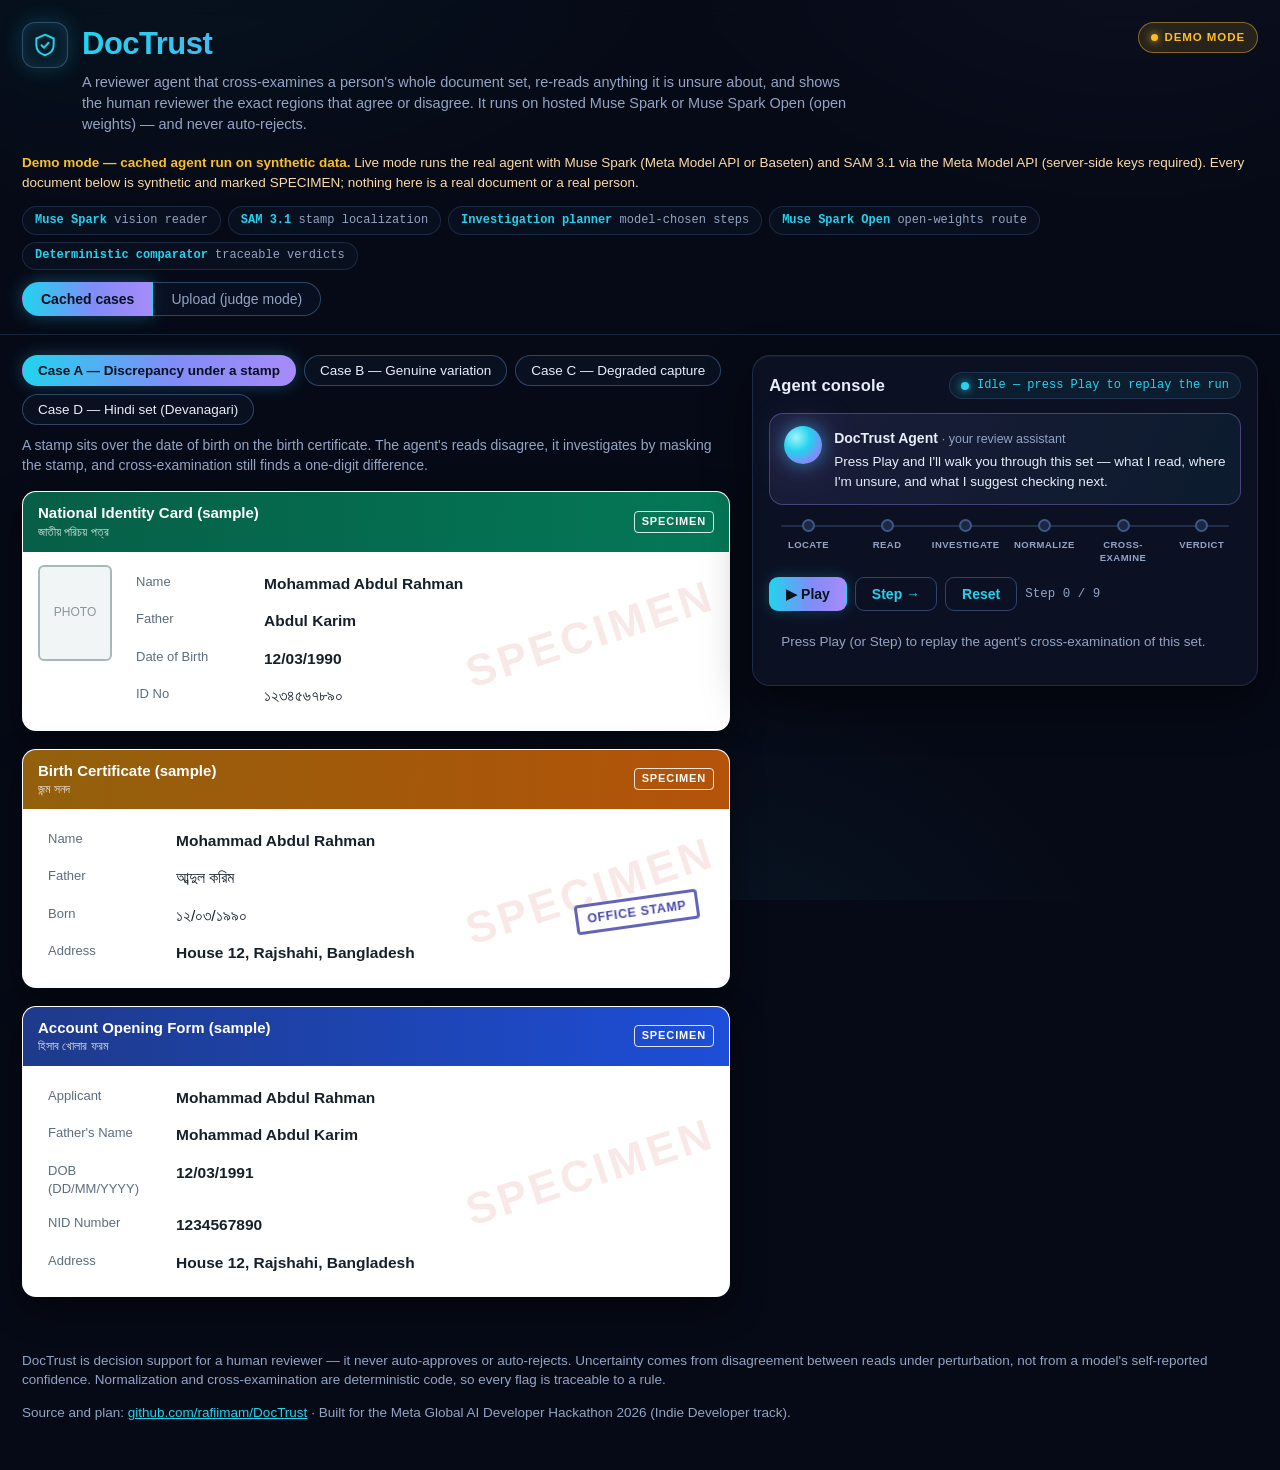
<file: docs/index.html>
<!DOCTYPE html>
<html lang="en">
<head>
<meta charset="utf-8">
<meta name="viewport" content="width=device-width, initial-scale=1">
<meta http-equiv="refresh" content="0; url=demo/">
<title>DocTrust — live demo</title>
<script>window.location.replace("demo/");</script>
<style>
  :root { --ink: #17202a; --muted: #5d6d7e; --line: #d5dbdb; --accent: #166534; --page: #f7f8f7; --card: #ffffff; }
  * { box-sizing: border-box; }
  body {
    margin: 0; color: var(--ink); background: var(--page);
    font-family: -apple-system, "Segoe UI", Roboto, "Helvetica Neue", Arial, sans-serif;
    line-height: 1.45; display: flex; align-items: center; justify-content: center;
    min-height: 100vh; padding: 20px;
  }
  main {
    background: var(--card); border: 1px solid var(--line); border-radius: 10px;
    box-shadow: 0 1px 2px rgba(0,0,0,.04); padding: 32px; max-width: 640px; text-align: center;
  }
  h1 { margin: 0 0 8px; font-size: 30px; letter-spacing: -.5px; }
  p { color: var(--muted); margin: 6px 0; }
  a.demo-link {
    display: inline-block; margin-top: 16px; padding: 10px 22px;
    background: var(--accent); color: #fff; font-weight: 600;
    border-radius: 999px; text-decoration: none;
  }
  a.demo-link:hover { text-decoration: underline; }
  .repo { font-size: 14px; margin-top: 18px; }
  .repo a { color: var(--accent); }
</style>
</head>
<body>
<main>
  <h1>DocTrust</h1>
  <p>A reviewer agent that cross-examines a person's whole document
  set, re-reads anything it is unsure about, and shows the human reviewer the
  exact regions that agree or disagree. It runs on hosted Muse Spark or
  Muse Spark Open (open weights) — and never auto-rejects.</p>
  <p>Redirecting you to the live demo&hellip;</p>
  <a class="demo-link" href="demo/">Open the DocTrust live demo</a>
  <p class="repo">Source: <a href="https://github.com/rafiimam/DocTrust">github.com/rafiimam/DocTrust</a></p>
</main>
</body>
</html>
</file>
<file: docs/demo/styles.css>
/* DocTrust demo — futuristic dark console theme.
   Dark glass chrome around paper-light document cards (the documents
   are paper; the console around them is the machine). No external
   assets: system fonts, CSS gradients and glow only. */
:root {
  --bg: #060a16;
  --panel: rgba(13, 20, 40, .78);
  --panel-solid: #0d1428;
  --line: rgba(125, 180, 255, .16);
  --line-strong: rgba(125, 180, 255, .32);
  --ink: #e7eefc;
  --muted: #93a4c4;
  --cyan: #22d3ee;
  --indigo: #818cf8;
  --violet: #a78bfa;
  --warn: #fbbf24;
  --warn-soft: rgba(251, 191, 36, .12);
  --bad: #fb7185;
  --bad-soft: rgba(251, 113, 133, .12);
  --good: #34d399;
  --good-soft: rgba(52, 211, 153, .12);
  --focus: #38bdf8;
  --focus-soft: rgba(56, 189, 248, .14);
  --paper: #ffffff;
  --paper-ink: #17202a;
  --paper-muted: #5d6d7e;
  --grad: linear-gradient(92deg, var(--cyan), var(--indigo) 55%, var(--violet));
}
* { box-sizing: border-box; }
/* The hidden attribute must always win over layout display rules
   (e.g. .layout's display:grid), so mode sections truly hide. */
[hidden] { display: none !important; }
body {
  margin: 0; color: var(--ink);
  background:
    radial-gradient(900px 480px at 12% -8%, rgba(34, 211, 238, .14), transparent 60%),
    radial-gradient(820px 520px at 88% -10%, rgba(167, 139, 250, .13), transparent 60%),
    radial-gradient(700px 600px at 55% 115%, rgba(56, 189, 248, .07), transparent 60%),
    var(--bg);
  background-attachment: fixed;
  font-family: -apple-system, "Segoe UI", Roboto, "Helvetica Neue", Arial, sans-serif;
  line-height: 1.45;
}
::selection { background: rgba(34, 211, 238, .35); }

/* --- Header ------------------------------------------------------------ */
.site-header {
  border-bottom: 1px solid var(--line);
  background: rgba(7, 11, 24, .66);
  backdrop-filter: blur(10px);
}
.header-inner {
  max-width: 1280px; margin: 0 auto; padding: 22px 22px 4px;
  display: flex; justify-content: space-between; gap: 16px; align-items: flex-start;
}
.brand { display: flex; gap: 14px; align-items: flex-start; }
.logo-mark {
  flex: 0 0 auto; width: 46px; height: 46px; border-radius: 13px;
  display: flex; align-items: center; justify-content: center;
  background: rgba(34, 211, 238, .08);
  border: 1px solid var(--line-strong);
  box-shadow: 0 0 22px rgba(34, 211, 238, .22), inset 0 0 12px rgba(129, 140, 248, .12);
}
h1 {
  margin: 0; font-size: 31px; letter-spacing: -.5px; font-weight: 800;
  background: var(--grad); -webkit-background-clip: text; background-clip: text;
  -webkit-text-fill-color: transparent; color: transparent;
}
.one-liner { margin: 5px 0 8px; max-width: 780px; color: var(--muted); font-size: 14.5px; }
.badge {
  white-space: nowrap; font-size: 11.5px; font-weight: 700; text-transform: uppercase;
  letter-spacing: .08em; padding: 6px 12px; border-radius: 999px;
  display: inline-flex; align-items: center; gap: 7px;
}
.badge::before {
  content: ""; width: 7px; height: 7px; border-radius: 50%;
  background: currentColor; box-shadow: 0 0 8px currentColor;
  animation: pulse-dot 2.2s ease-in-out infinite;
}
.badge-demo { background: var(--warn-soft); color: var(--warn); border: 1px solid rgba(251, 191, 36, .45); }
.badge-live { background: rgba(34, 211, 238, .12); color: var(--cyan); border: 1px solid rgba(34, 211, 238, .45); }
.demo-note {
  max-width: 1280px; margin: 0 auto; padding: 6px 22px 14px;
  font-size: 13.5px; color: #fcd9a8;
}
.demo-note strong { color: var(--warn); }

/* --- Mode toggle --------------------------------------------------------- */
.mode-toggle { max-width: 1280px; margin: 0 auto; padding: 0 22px 18px; display: flex; }
.mode-toggle {
  gap: 0;
}
.mode-toggle button {
  border: 1px solid var(--line-strong); background: rgba(13, 20, 40, .6); color: var(--muted);
  padding: 8px 18px; font-size: 14px; cursor: pointer; transition: all .18s ease;
}
.mode-toggle button:first-child { border-radius: 999px 0 0 999px; }
.mode-toggle button:last-child { border-radius: 0 999px 999px 0; border-left: none; }
.mode-toggle button[aria-selected="true"] {
  background: var(--grad); border-color: transparent; color: #06121f; font-weight: 700;
  box-shadow: 0 0 18px rgba(56, 189, 248, .35);
}

/* --- Layout -------------------------------------------------------------- */
.layout {
  max-width: 1280px; margin: 0 auto; padding: 20px 22px 10px;
  display: grid; grid-template-columns: minmax(0, 7fr) minmax(330px, 5fr); gap: 22px;
  align-items: start;
}
@media (max-width: 980px) { .layout { grid-template-columns: 1fr; } }

/* Case picker */
.case-picker { display: flex; flex-wrap: wrap; gap: 8px; margin-bottom: 10px; }
.case-tab {
  border: 1px solid var(--line-strong); background: rgba(13, 20, 40, .6); color: var(--ink);
  border-radius: 999px; padding: 7px 15px; font-size: 13.5px; cursor: pointer;
  transition: all .18s ease;
}
.case-tab:hover { border-color: var(--cyan); }
.case-tab[aria-selected="true"] {
  background: var(--grad); border-color: transparent; color: #06121f; font-weight: 700;
  box-shadow: 0 0 16px rgba(56, 189, 248, .3);
}
.case-summary { color: var(--muted); font-size: 14px; margin: 2px 0 16px; }

/* --- Document cards (paper light, on purpose) ---------------------------- */
.doc-card {
  position: relative; overflow: hidden; background: var(--paper); color: var(--paper-ink);
  border: 1px solid rgba(255, 255, 255, .25); border-radius: 14px; margin-bottom: 18px;
  box-shadow: 0 12px 34px rgba(0, 0, 0, .45);
  transition: box-shadow .25s ease, border-color .25s ease;
}
.doc-card::after { /* SPECIMEN watermark */
  content: "SPECIMEN"; position: absolute; right: 10px; top: 46%;
  transform: rotate(-18deg); font-size: 44px; font-weight: 800;
  color: rgba(200, 30, 30, .10); pointer-events: none; letter-spacing: .08em;
}
.doc-head {
  display: flex; justify-content: space-between; align-items: center;
  padding: 10px 15px; color: #fff;
  background: linear-gradient(92deg, #065f46, #047857);
}
.doc-head .doc-title { font-weight: 700; font-size: 15px; }
.doc-head .doc-title small { display: block; font-weight: 400; opacity: .85; font-size: 12px; }
.tone-cream .doc-head { background: linear-gradient(92deg, #92600c, #b45309); }
.tone-blue .doc-head { background: linear-gradient(92deg, #1e3a8a, #1d4ed8); }
.specimen-chip {
  font-size: 11px; font-weight: 700; letter-spacing: .08em;
  border: 1.5px solid rgba(255,255,255,.85); border-radius: 4px; padding: 2px 7px;
}
.doc-body { display: flex; gap: 14px; padding: 13px 15px 15px; }
.photo-box {
  flex: 0 0 74px; height: 96px; border: 2px solid #aab7b8; border-radius: 6px;
  color: #8a979a; display: flex; align-items: center; justify-content: center;
  font-size: 12px; background: #f2f5f5;
}
.fields { flex: 1; min-width: 0; }
.field {
  position: relative; display: flex; gap: 10px; padding: 5px 8px;
  border-radius: 8px; border: 2px solid transparent;
  transition: background .25s ease, border-color .25s ease, box-shadow .25s ease;
}
.field .flabel { flex: 0 0 118px; color: var(--paper-muted); font-size: 13px; padding-top: 1px; }
.field .fwrap { position: relative; flex: 1; min-width: 0; }
.field .fvalue { font-size: 15.5px; font-weight: 600; word-break: break-word; }
.field .fvalue.bn { font-weight: 500; }

/* Evidence highlights (driven by the trace) */
.field.hl-focus { border-color: var(--focus); background: var(--focus-soft); box-shadow: 0 0 0 3px rgba(56, 189, 248, .18); }
.field.hl-warn { border-color: var(--warn); background: var(--warn-soft); }
.field.hl-bad { border-color: var(--bad); background: var(--bad-soft); }
.field.hl-good { border-color: var(--good); background: var(--good-soft); }
.doc-card.hl-focus { border-color: var(--focus); box-shadow: 0 0 0 3px rgba(56, 189, 248, .35), 0 12px 34px rgba(0, 0, 0, .45); }
.doc-card.hl-warn { border-color: var(--warn); box-shadow: 0 0 0 3px rgba(251, 191, 36, .3), 0 12px 34px rgba(0, 0, 0, .45); }
.doc-card.hl-bad { border-color: var(--bad); box-shadow: 0 0 0 3px rgba(251, 113, 133, .3), 0 12px 34px rgba(0, 0, 0, .45); }
.doc-card.hl-good { border-color: var(--good); box-shadow: 0 0 0 3px rgba(52, 211, 153, .3), 0 12px 34px rgba(0, 0, 0, .45); }

/* Stamp overlay (case a, birth certificate DOB) */
.stamp {
  position: absolute; right: 6px; top: -7px; z-index: 2;
  border: 3px solid rgba(40, 40, 160, .72); color: rgba(40, 40, 160, .85);
  border-radius: 4px; padding: 3px 9px; font-size: 12.5px; font-weight: 800;
  letter-spacing: .05em; transform: rotate(-8deg);
  background: rgba(255,255,255,.38);
  transition: opacity .5s ease;
}
.stamp.masked { opacity: .10; }
.mask-note {
  display: none; font-size: 11.5px; color: #b91c1c; font-weight: 700; margin-left: 8px;
}
.stamp-host.masked .mask-note { display: inline; }

/* Degradation effects (case c) */
.glare {
  position: absolute; inset: -6px -10px; z-index: 2; pointer-events: none;
  background: radial-gradient(ellipse at 62% 40%, rgba(255,255,255,.96) 0%, rgba(255,255,255,.55) 45%, rgba(255,255,255,0) 72%);
}
.blurred .fvalue { filter: blur(2.2px); }
.degraded-tag { font-size: 11px; color: #b45309; font-weight: 700; margin-left: 8px; }

/* --- Agent console -------------------------------------------------------- */
.trace-column {
  position: sticky; top: 16px;
  background: var(--panel); border: 1px solid var(--line); border-radius: 18px;
  padding: 16px 16px 14px;
  backdrop-filter: blur(12px);
  box-shadow: 0 18px 44px rgba(0, 0, 0, .5), inset 0 1px 0 rgba(255, 255, 255, .05);
}
@media (max-width: 980px) { .trace-column { position: static; } }
.console-head { display: flex; justify-content: space-between; align-items: center; gap: 10px; flex-wrap: wrap; }
.trace-column h2 { font-size: 16.5px; margin: 0; letter-spacing: .01em; }
.agent-status {
  display: inline-flex; align-items: center; gap: 8px;
  font-family: ui-monospace, SFMono-Regular, Menlo, monospace;
  font-size: 12px; color: var(--cyan);
  border: 1px solid var(--line); border-radius: 999px; padding: 4px 11px;
  background: rgba(34, 211, 238, .06); max-width: 100%;
}
.agent-status-text { white-space: nowrap; overflow: hidden; text-overflow: ellipsis; }
.pulse-dot {
  flex: 0 0 auto; width: 8px; height: 8px; border-radius: 50%;
  background: var(--cyan); box-shadow: 0 0 10px var(--cyan);
  animation: pulse-dot 1.6s ease-in-out infinite;
}
@keyframes pulse-dot { 0%, 100% { opacity: 1; } 50% { opacity: .35; } }

/* Pipeline stage tracker */
.stagebar {
  list-style: none; margin: 14px 0 12px; padding: 0;
  display: flex; justify-content: space-between; position: relative;
}
.stagebar::before {
  content: ""; position: absolute; left: 12px; right: 12px; top: 6px; height: 2px;
  background: rgba(125, 180, 255, .18); border-radius: 2px;
}
.stagebar li {
  position: relative; z-index: 1; display: flex; flex-direction: column;
  align-items: center; gap: 6px; flex: 1; min-width: 0;
}
.stage-dot {
  width: 13px; height: 13px; border-radius: 50%;
  background: #1b2745; border: 2px solid rgba(125, 180, 255, .35);
  transition: all .3s ease;
}
.stage-label {
  font-size: 9.5px; font-weight: 700; letter-spacing: .05em; text-transform: uppercase;
  color: var(--muted); text-align: center; transition: color .3s ease;
}
.stagebar li.done .stage-dot { background: var(--cyan); border-color: var(--cyan); box-shadow: 0 0 8px rgba(34, 211, 238, .6); }
.stagebar li.done .stage-label { color: var(--cyan); }
.stagebar li.active .stage-dot {
  background: var(--violet); border-color: var(--violet);
  box-shadow: 0 0 0 5px rgba(167, 139, 250, .22), 0 0 14px rgba(167, 139, 250, .8);
  animation: pulse-dot 1.2s ease-in-out infinite;
}
.stagebar li.active .stage-label { color: var(--ink); }

/* Controls */
.controls { display: flex; align-items: center; gap: 8px; flex-wrap: wrap; margin-bottom: 10px; }
.controls button {
  border: 1px solid transparent; background: var(--grad); color: #06121f; font-weight: 700;
  border-radius: 9px; padding: 8px 16px; font-size: 14px; cursor: pointer;
  box-shadow: 0 0 14px rgba(56, 189, 248, .25); transition: all .18s ease;
}
.controls button#stepBtn, .controls button#resetBtn,
.controls button#backendSaveBtn {
  background: transparent; color: var(--cyan); border-color: var(--line-strong); box-shadow: none;
}
.controls button:hover { filter: brightness(1.1); }
.controls button:disabled { opacity: .45; cursor: default; box-shadow: none; }
.progress { color: var(--muted); font-size: 12.5px; font-family: ui-monospace, Menlo, monospace; }

/* Trace feed */
.trace {
  list-style: none; margin: 0; padding: 2px 2px 2px 0;
  max-height: 58vh; overflow-y: auto; scrollbar-width: thin;
  scrollbar-color: rgba(125, 180, 255, .35) transparent;
}
.trace::-webkit-scrollbar { width: 6px; }
.trace::-webkit-scrollbar-thumb { background: rgba(125, 180, 255, .3); border-radius: 3px; }
.trace li {
  background: rgba(19, 29, 56, .85); border: 1px solid var(--line); border-left: 3px solid var(--focus);
  border-radius: 11px; padding: 9px 12px; margin-bottom: 8px; font-size: 13.5px;
  animation: step-in .3s ease;
}
.trace li.tone-warn { border-left-color: var(--warn); }
.trace li.tone-bad { border-left-color: var(--bad); }
.trace li.tone-good { border-left-color: var(--good); }
.trace .phase {
  display: inline-block; font-size: 10.5px; font-weight: 800; letter-spacing: .09em;
  text-transform: uppercase; color: var(--cyan); margin-bottom: 3px;
  font-family: ui-monospace, Menlo, monospace;
}
.trace li.tone-warn .phase { color: var(--warn); }
.trace li.tone-bad .phase { color: var(--bad); }
.trace li.tone-good .phase { color: var(--good); }
.trace p { margin: 0; color: var(--ink); }
.trace code {
  background: rgba(34, 211, 238, .12); color: #a5f3fc; border-radius: 4px;
  padding: 0 4px; font-size: 12.5px;
}
@keyframes step-in { from { opacity: 0; transform: translateY(6px); } to { opacity: 1; } }
.trace-empty { color: var(--muted); font-size: 13.5px; }

/* Agent decision cards (planner-chosen investigation steps, streamed live) */
.trace li.decision-card {
  border: 1px solid rgba(167, 139, 250, .55); border-left: 3px solid var(--violet);
  background: linear-gradient(120deg, rgba(167, 139, 250, .14), rgba(34, 211, 238, .07));
  box-shadow: 0 0 18px rgba(167, 139, 250, .18);
}
.decision-chip {
  display: inline-block; font-size: 9.5px; font-weight: 800; letter-spacing: .1em;
  color: #0b0618; background: var(--grad); border-radius: 999px;
  padding: 2.5px 9px; margin-bottom: 5px; text-transform: uppercase;
}
.trace li.decision-card .phase { color: var(--violet); }

/* Verdict banner */
.verdict {
  border-radius: 13px; padding: 14px 16px; margin-top: 8px; border: 1.5px solid;
  backdrop-filter: blur(6px); animation: step-in .35s ease;
}
.verdict h3 { margin: 0 0 5px; font-size: 17px; }
.verdict p { margin: 0; font-size: 14px; color: var(--ink); }
.verdict-discrepancy { background: var(--bad-soft); border-color: var(--bad); box-shadow: 0 0 22px rgba(251, 113, 133, .18); }
.verdict-consistent { background: var(--good-soft); border-color: var(--good); box-shadow: 0 0 22px rgba(52, 211, 153, .16); }
.verdict-unreadable { background: var(--warn-soft); border-color: var(--warn); box-shadow: 0 0 22px rgba(251, 191, 36, .16); }

/* --- Judge (upload) mode --------------------------------------------------- */
.upload-column { min-width: 0; }
.synthetic-warning {
  background: var(--warn-soft); border: 1.5px solid rgba(251, 191, 36, .5); color: #fde9c0;
  border-radius: 13px; padding: 12px 15px; font-size: 14px; margin: 0 0 16px;
}
.backend-settings {
  display: flex; align-items: center; gap: 8px; flex-wrap: wrap;
  background: var(--panel); border: 1px solid var(--line); border-radius: 13px;
  padding: 11px 13px; margin-bottom: 18px; font-size: 14px;
}
.backend-settings label { font-weight: 600; }
.backend-settings input {
  flex: 1 1 240px; padding: 8px 10px; border: 1px solid var(--line-strong);
  border-radius: 8px; font-size: 13.5px; font-family: ui-monospace, Menlo, monospace;
  background: rgba(6, 10, 22, .7); color: var(--ink);
}
.backend-settings button {
  border: 1px solid var(--line-strong); background: transparent; color: var(--cyan);
  border-radius: 8px; padding: 8px 14px; font-size: 14px; cursor: pointer;
}
.backend-status { color: var(--muted); font-size: 13px; flex-basis: 100%; }
.upload-h { font-size: 16px; margin: 20px 0 9px; }
.pack-buttons { display: flex; flex-wrap: wrap; gap: 8px; }
.pack-btn {
  border: 1px solid var(--line-strong); color: var(--cyan); background: rgba(13, 20, 40, .6);
  border-radius: 999px; padding: 7px 15px; font-size: 13.5px; text-decoration: none;
  transition: all .18s ease;
}
.pack-btn:hover { border-color: var(--cyan); box-shadow: 0 0 12px rgba(34, 211, 238, .25); }
.upload-hint { color: var(--muted); font-size: 13px; }
.upload-hint code, .synthetic-warning code {
  background: rgba(34, 211, 238, .12); color: #a5f3fc; border-radius: 4px; padding: 0 4px;
}
.upload-grid { display: grid; grid-template-columns: repeat(3, minmax(0, 1fr)); gap: 12px; }
@media (max-width: 700px) { .upload-grid { grid-template-columns: 1fr; } }
.upload-slot {
  background: var(--panel); border: 1.5px dashed var(--line-strong); border-radius: 14px;
  padding: 13px; display: flex; flex-direction: column; gap: 8px; cursor: pointer;
  transition: border-color .18s ease, box-shadow .18s ease;
}
.upload-slot:hover { border-color: var(--cyan); box-shadow: 0 0 14px rgba(34, 211, 238, .15); }
.upload-slot-title { font-weight: 700; font-size: 14px; }
.optional-tag { color: var(--muted); font-weight: 600; font-size: 11px; text-transform: uppercase; letter-spacing: 0.04em; }
.upload-preview {
  width: 100%; height: 300px; object-fit: contain; object-position: center;
  background: #eceff0; border: 1px solid var(--line); border-radius: 8px;
}
.upload-file-name { color: var(--muted); font-size: 12.5px; word-break: break-all; }

/* Fields table */
.fields-doc { font-size: 14.5px; margin: 14px 0 6px; color: var(--cyan); }
.fields-table {
  border-collapse: collapse; width: 100%; font-size: 13.5px;
  background: rgba(13, 20, 40, .65); border-radius: 10px; overflow: hidden;
}
.fields-table th, .fields-table td {
  border: 1px solid var(--line); padding: 6px 9px; text-align: left; vertical-align: top;
}
.fields-table th { background: rgba(34, 211, 238, .09); color: var(--ink); }
.fields-table td { color: var(--ink); }
.views-cell { color: var(--muted); font-size: 12.5px; }
.investigation-line { color: var(--violet); font-style: italic; }
.uncertain-tag { color: var(--warn); font-weight: 700; font-size: 11.5px; text-transform: uppercase; }

/* Evidence */
.evidence-grid { display: grid; grid-template-columns: repeat(auto-fill, minmax(180px, 1fr)); gap: 12px; }
.evidence-item {
  margin: 0; background: var(--panel); border: 1px solid var(--line);
  border-radius: 12px; padding: 8px;
}
.evidence-item img { max-width: 100%; border-radius: 7px; display: block; }
.evidence-item figcaption { font-size: 12.5px; color: var(--muted); margin-top: 6px; }

/* Evidence gaps & next steps (judge mode) */
.gaps-list { display: flex; flex-direction: column; gap: 10px; }
.gap-item {
  background: rgba(19, 29, 56, .85); border: 1px solid var(--line);
  border-left: 3px solid var(--warn); border-radius: 11px; padding: 10px 13px;
}
.gap-item.gap-unresolved_discrepancy { border-left-color: var(--bad); }
.gap-kind {
  display: inline-block; font-size: 10.5px; font-weight: 800;
  letter-spacing: .08em; text-transform: uppercase; color: var(--warn);
  margin-bottom: 3px; font-family: ui-monospace, Menlo, monospace;
}
.gap-item.gap-unresolved_discrepancy .gap-kind { color: var(--bad); }
.gap-detail { margin: 0 0 4px; font-size: 14px; }
.gap-item.visual-item { border-left-color: var(--line); }
.gap-item.visual-item .gap-kind { color: var(--muted); }
.advisory-tag {
  font-size: 11px; font-weight: 600; letter-spacing: .02em;
  color: var(--muted); text-transform: none;
}
.gap-next { margin: 0; font-size: 13.5px; color: var(--muted); }

/* --- Technology strip ------------------------------------------------------ */
.tech-strip {
  max-width: 1280px; margin: 0 auto; padding: 0 22px 12px;
  display: flex; flex-wrap: wrap; gap: 7px;
}
.tech-chip {
  font-size: 12px; color: var(--muted);
  border: 1px solid var(--line); border-radius: 999px; padding: 4.5px 12px;
  background: rgba(13, 20, 40, .55);
  font-family: ui-monospace, Menlo, monospace;
}
.tech-chip strong { color: var(--cyan); font-weight: 700; }

/* --- Agent presence card ---------------------------------------------------- */
.agent-card {
  display: flex; gap: 12px; align-items: flex-start;
  border: 1px solid rgba(167, 139, 250, .35); border-radius: 14px;
  background: linear-gradient(120deg, rgba(167, 139, 250, .1), rgba(34, 211, 238, .05));
  padding: 12px 14px; margin-top: 14px;
}
.agent-orb {
  flex: 0 0 auto; width: 38px; height: 38px; border-radius: 50%;
  background: radial-gradient(circle at 32% 30%, #a5f3fc, var(--cyan) 38%, var(--indigo) 72%, var(--violet));
  box-shadow: 0 0 18px rgba(56, 189, 248, .55), 0 0 42px rgba(167, 139, 250, .3);
  animation: orb-breathe 3.2s ease-in-out infinite;
}
@keyframes orb-breathe {
  0%, 100% { transform: scale(1); }
  50% { transform: scale(1.07); }
}
.agent-card-body { min-width: 0; }
.agent-card-name { font-weight: 800; font-size: 14px; }
.agent-card-sub { color: var(--muted); font-weight: 500; font-size: 12.5px; }
.agent-card-text { margin: 3px 0 0; font-size: 13.5px; color: var(--ink); }

/* Technology tag on trace entries — which part of the stack did this step */
.tech-tag {
  float: right; font-family: ui-monospace, Menlo, monospace;
  font-size: 10px; font-weight: 700; letter-spacing: .04em;
  color: #a5f3fc; border: 1px solid rgba(34, 211, 238, .35);
  background: rgba(34, 211, 238, .08); border-radius: 999px; padding: 2px 8px;
  margin-left: 8px;
}

/* Evidence items open the lightbox */
.evidence-item { cursor: pointer; transition: border-color .18s ease, box-shadow .18s ease; }
.evidence-item:hover, .evidence-item:focus-visible {
  border-color: var(--cyan); box-shadow: 0 0 16px rgba(34, 211, 238, .25); outline: none;
}
.evidence-item figcaption::after {
  content: " · click to enlarge"; color: var(--cyan); font-weight: 600;
}

/* --- Evidence lightbox ------------------------------------------------------ */
.lightbox {
  position: fixed; inset: 0; z-index: 60;
  display: flex; align-items: center; justify-content: center;
}
.lightbox-backdrop {
  position: absolute; inset: 0;
  background: rgba(3, 6, 14, .82); backdrop-filter: blur(6px);
}
.lightbox-panel {
  position: relative; z-index: 1;
  width: min(1180px, 94vw); max-height: 92vh;
  display: grid; grid-template-columns: minmax(0, 1fr) 350px;
  background: var(--panel-solid); border: 1px solid var(--line-strong);
  border-radius: 18px; overflow: hidden;
  box-shadow: 0 30px 80px rgba(0, 0, 0, .65), 0 0 40px rgba(56, 189, 248, .12);
  animation: step-in .25s ease;
}
@media (max-width: 860px) {
  .lightbox-panel { grid-template-columns: 1fr; overflow-y: auto; }
}
.lightbox-media {
  margin: 0; padding: 18px; display: flex; flex-direction: column; gap: 10px;
  background: rgba(6, 10, 22, .6); min-height: 0;
}
.lightbox-media img {
  max-width: 100%; max-height: calc(92vh - 90px); object-fit: contain;
  border-radius: 10px; background: #eceff0;
}
.lightbox-media figcaption { color: var(--muted); font-size: 13px; }
.lightbox-side {
  border-left: 1px solid var(--line); padding: 18px 18px 16px;
  overflow-y: auto; max-height: 92vh; position: relative;
  scrollbar-width: thin; scrollbar-color: rgba(125, 180, 255, .35) transparent;
}
@media (max-width: 860px) {
  .lightbox-side { border-left: none; border-top: 1px solid var(--line); max-height: none; }
  .lightbox-media img { max-height: 52vh; }
}
.lightbox-close {
  position: absolute; top: 10px; right: 12px;
  width: 34px; height: 34px; border-radius: 50%;
  border: 1px solid var(--line-strong); background: rgba(19, 29, 56, .9);
  color: var(--ink); font-size: 20px; line-height: 1; cursor: pointer;
}
.lightbox-close:hover { border-color: var(--cyan); color: var(--cyan); }
.lightbox-side-h { margin: 0 26px 12px 0; font-size: 15.5px; }
.lb-verdict {
  border: 1.5px solid; border-radius: 11px; padding: 9px 12px; margin-bottom: 10px;
  font-size: 14px;
}
.lb-verdict-label { font-weight: 800; }
.lb-verdict-sub { color: var(--muted); font-size: 12.5px; }
.lb-verdict-consistent { background: var(--good-soft); border-color: var(--good); }
.lb-verdict-discrepancy { background: var(--bad-soft); border-color: var(--bad); }
.lb-verdict-unreadable { background: var(--warn-soft); border-color: var(--warn); }
.lb-context { color: var(--muted); font-size: 13px; margin: 0 0 12px; }
.lb-h {
  font-size: 11px; font-weight: 800; letter-spacing: .08em; text-transform: uppercase;
  color: var(--cyan); margin: 14px 0 8px; font-family: ui-monospace, Menlo, monospace;
}
.lb-field {
  border: 1px solid var(--line); border-radius: 11px;
  padding: 8px 11px; margin-bottom: 8px; background: rgba(19, 29, 56, .7);
}
.lb-field-head { display: flex; justify-content: space-between; gap: 8px; align-items: baseline; flex-wrap: wrap; }
.lb-field-name {
  font-family: ui-monospace, Menlo, monospace; font-size: 12px; color: var(--muted);
  text-transform: uppercase; letter-spacing: .05em;
}
.lb-finding { font-size: 11px; font-weight: 700; }
.lb-finding-match { color: var(--good); }
.lb-finding-variant { color: var(--cyan); }
.lb-finding-mismatch { color: var(--bad); }
.lb-finding-unreadable, .lb-finding-single_source { color: var(--warn); }
.lb-field-value { font-size: 15px; font-weight: 600; margin-top: 2px; word-break: break-word; }
.lb-investigation { color: var(--violet); font-size: 12.5px; font-style: italic; margin-top: 3px; }
.lb-reads { margin-top: 5px; display: grid; gap: 2px; }
.lb-read { color: var(--muted); font-size: 12.5px; }
.lb-advice {
  border: 1.5px solid; border-radius: 11px; padding: 10px 13px;
  font-size: 13.5px; margin-top: 14px;
}
.lb-advice-good { background: var(--good-soft); border-color: var(--good); }
.lb-advice-warn { background: var(--warn-soft); border-color: var(--warn); }
.lb-advice-bad { background: var(--bad-soft); border-color: var(--bad); }

.site-footer { max-width: 1280px; margin: 0 auto; padding: 12px 22px 34px; color: var(--muted); font-size: 13.5px; }
.site-footer a { color: var(--cyan); }

@media (prefers-reduced-motion: reduce) {
  .trace li, .verdict { animation: none; }
  .pulse-dot, .badge::before, .stagebar li.active .stage-dot, .agent-orb { animation: none; }
  .stamp, .field, .doc-card { transition: none; }
}
</file>
